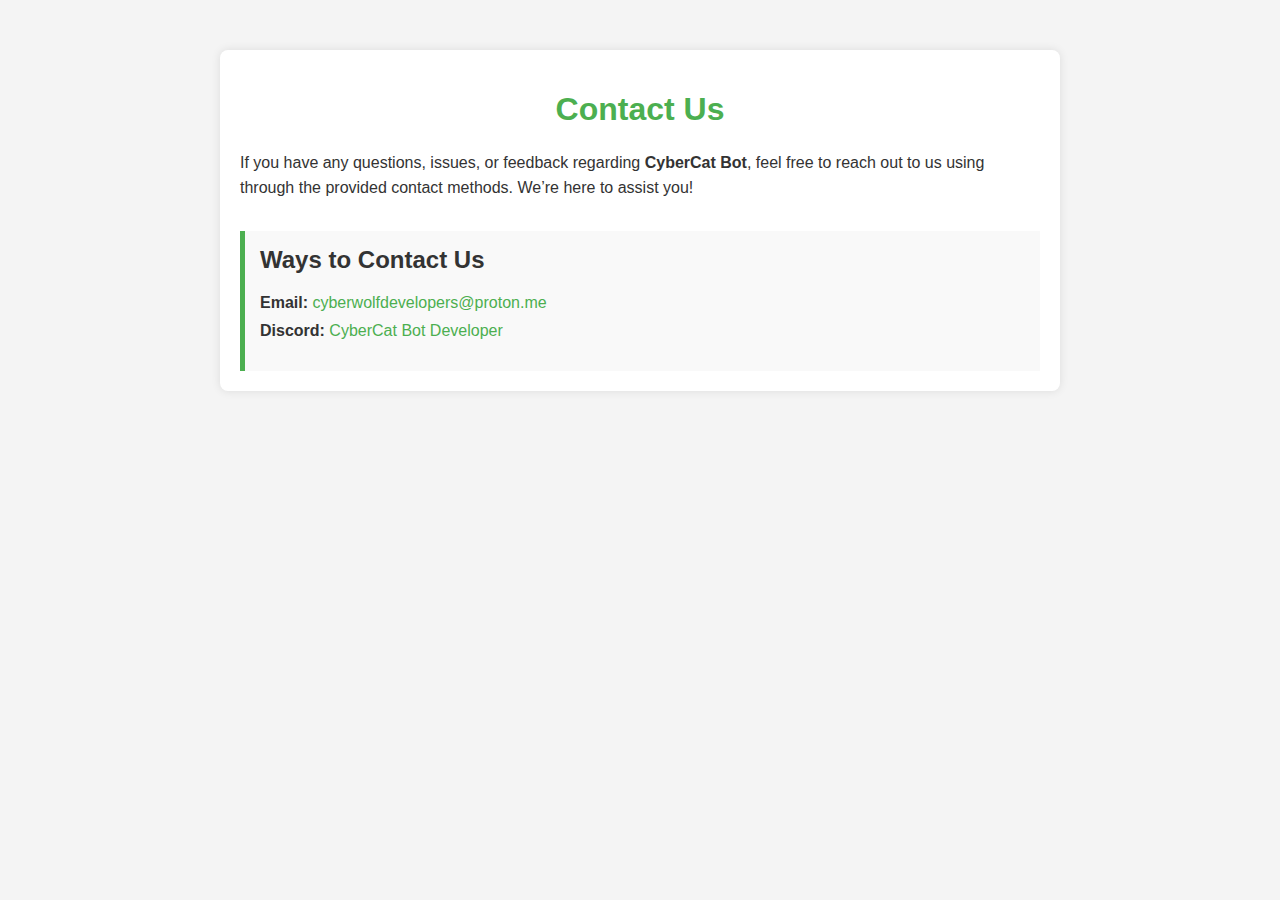
<file: pages/contact-us.html>
<!DOCTYPE html>
<html lang="en">
<head>
    <meta charset="UTF-8">
    <meta name="viewport" content="width=device-width, initial-scale=1.0">
    <meta http-equiv="X-UA-Compatible" content="IE=edge">
    <title>Contact Us - CyberCat Bot</title>
    <style>
        body {
            font-family: Arial, sans-serif;
            background-color: #f4f4f4;
            margin: 0;
            padding: 0;
            color: #333;
        }
        .container {
            max-width: 800px;
            margin: 50px auto;
            padding: 20px;
            background-color: #fff;
            box-shadow: 0 0 10px rgba(0, 0, 0, 0.1);
            border-radius: 8px;
        }
        h1 {
            text-align: center;
            color: #4CAF50;
        }
        p {
            line-height: 1.6;
            font-size: 16px;
        }
        form {
            display: flex;
            flex-direction: column;
        }
        label {
            margin: 10px 0 5px;
        }
        input, textarea {
            padding: 10px;
            font-size: 16px;
            border: 1px solid #ccc;
            border-radius: 4px;
            width: 100%;
            box-sizing: border-box;
        }
        input[type="submit"] {
            margin-top: 20px;
            background-color: #4CAF50;
            color: white;
            border: none;
            cursor: pointer;
            padding: 12px;
            border-radius: 4px;
        }
        input[type="submit"]:hover {
            background-color: #45a049;
        }
        .contact-info {
            margin-top: 30px;
            padding: 15px;
            background-color: #f9f9f9;
            border-left: 5px solid #4CAF50;
        }
        .contact-info h2 {
            margin-top: 0;
        }
        .contact-info ul {
            list-style: none;
            padding-left: 0;
        }
        .contact-info li {
            margin-bottom: 10px;
        }
        .contact-info a {
            color: #4CAF50;
            text-decoration: none;
        }
        .contact-info a:hover {
            text-decoration: underline;
        }
    </style>
</head>
<body>

<div class="container">
    <h1>Contact Us</h1>
    <p>If you have any questions, issues, or feedback regarding <strong>CyberCat Bot</strong>, feel free to reach out to us using through the provided contact methods. We’re here to assist you!</p>

    <div class="contact-info">
        <h2>Ways to Contact Us</h2>
        <ul>
            <li><strong>Email:</strong> <a href="mailto:cyberwolfdevelopers@proton.me">cyberwolfdevelopers@proton.me</a></li>
            <li><strong>Discord:</strong> <a href="discord.com/users/1287788154937675868" target="_blank">CyberCat Bot Developer</a></li>
        </ul>
    </div>
</div>

</body>
</html>
</file>
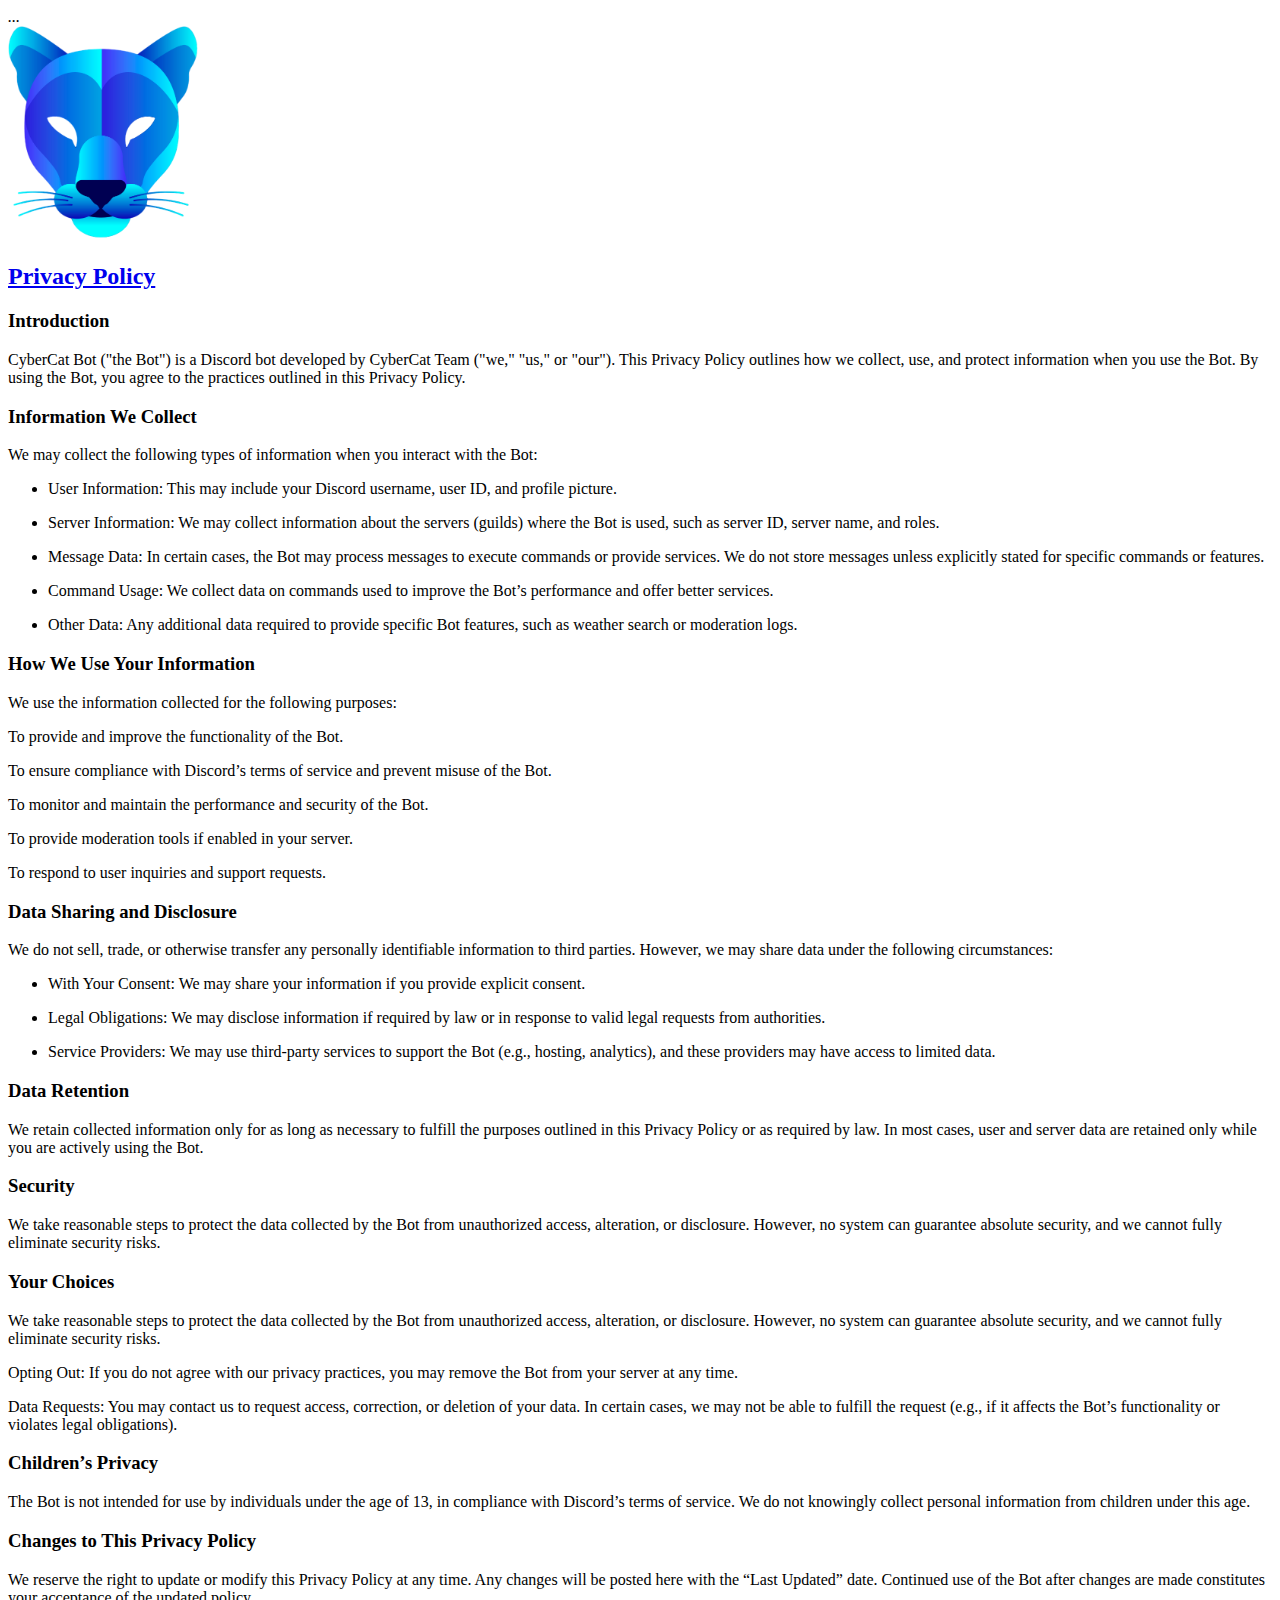
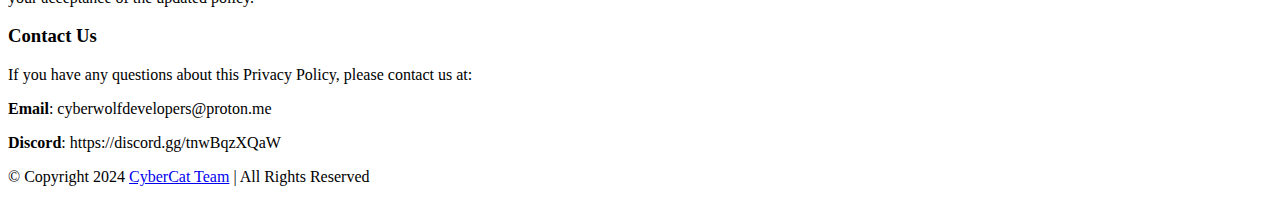
<file: pages/privacypolicy.html>
<!DOCTYPE html>
<html lang="en">

<head>
    <meta charset="UTF-8">
    <meta name="viewport" content="width=device-width, initial-scale=1.0">
    <meta http-equiv="X-UA-Compatible" content="ie=edge">
    <title>Tendex</title>
    <!-- Favicon icon -->
    <link rel="icon" type="image/png" sizes="16x16" href="https://cybercatdiscordbot.github.io/favicon.png">
    <!-- Custom Stylesheet -->
    
    
    <link rel="stylesheet" href="https://tendex.vercel.app/css/style.css">
</head>

<body class="@@dashboard">

<div id="preloader"><i>.</i><i>.</i><i>.</i></div>

<div id="main-wrapper">

    
    <div class="container">
        <div class="row">
            <div class="col-xl-12">
                <div class="navigation">
                    <nav class="navbar navbar-expand-lg navbar-light">
                        <div class="brand-logo">
                            <a href="https://cybercatdiscordbot.github.io">
                                <img src="https://cybercatdiscordbot.github.io/logo.png" alt="" class="logo-primary" width="15%" height="15%"><h2>Privacy Policy</h2>
                            </a>
                        </div>
                       
                    </nav>
                </div>
            </div>
        </div>
    </div>
</div>

    <div class="terms_condition">
        <div class="container">
            <div class="row justify-content-center">
                <div class="col-lg-9">
                    <div class="terms_condition-content">
                        <div class="terms_condition-text">
                            <h3>Introduction</h3>
                            <p>CyberCat Bot ("the Bot") is a Discord bot developed by CyberCat Team ("we," "us," or "our"). This Privacy Policy outlines how we collect, use, and protect information when you use the Bot. By using the Bot, you agree to the practices outlined in this Privacy Policy.</p>
                        </div>


                        <div class="terms_condition-text">
                            <h3>Information We Collect</h3>
                            <p>We may collect the following types of information when you interact with the Bot:</p>
							<ul>
                                <li>
                                    <i class="bi bi-circle-fill"></i>
                                    <p>User Information: This may include your Discord username, user ID, and profile picture.</p>
                                </li>
                                <li>
                                    <i class="bi bi-circle-fill"></i>
                                    <p>Server Information: We may collect information about the servers (guilds) where the Bot is used, such as server ID, server name, and roles.</p>
                                </li>
                                <li>
                                    <i class="bi bi-circle-fill"></i>
                                    <p>Message Data: In certain cases, the Bot may process messages to execute commands or provide services. We do not store messages unless explicitly stated for specific commands or features.</p>
                                </li>
                                <li>
                                    <i class="bi bi-circle-fill"></i>
                                    <p>Command Usage: We collect data on commands used to improve the Bot’s performance and offer better services.</p>
                                </li>
								<li>
                                    <i class="bi bi-circle-fill"></i>
                                    <p>Other Data: Any additional data required to provide specific Bot features, such as weather search or moderation logs.</p>
                                </li>
                            </ul>
                        </div>

                        <div class="terms_condition-text">
                            <h3>How We Use Your Information</h3>
                            <p>We use the information collected for the following purposes:</p>
							<li>
                                    <i class="bi bi-circle-fill"></i>
                                    <p>To provide and improve the functionality of the Bot.</p>
                                </li>
								<li>
                                    <i class="bi bi-circle-fill"></i>
                                    <p>To ensure compliance with Discord’s terms of service and prevent misuse of the Bot.</p>
                                </li>
								<li>
                                    <i class="bi bi-circle-fill"></i>
                                    <p>To monitor and maintain the performance and security of the Bot.</p>
                                </li>
								<li>
                                    <i class="bi bi-circle-fill"></i>
                                    <p>To provide moderation tools if enabled in your server.</p>
                                </li>
								<li>
                                    <i class="bi bi-circle-fill"></i>
                                    <p>To respond to user inquiries and support requests.</p>
                                </li>
                        </div>

                        <div class="terms_condition-text">
                            <h3>Data Sharing and Disclosure</h3>
                            <p>We do not sell, trade, or otherwise transfer any personally identifiable information to third parties. However, we may share data under the following circumstances: </p>
                            <ul>
                                <li>
                                    <i class="bi bi-circle-fill"></i>
                                    <p>With Your Consent: We may share your information if you provide explicit consent.</p>
                                </li>
                                <li>
                                    <i class="bi bi-circle-fill"></i>
                                    <p>Legal Obligations: We may disclose information if required by law or in response to valid legal requests from authorities.</p>
                                </li>
                                <li>
                                    <i class="bi bi-circle-fill"></i>
                                    <p>Service Providers: We may use third-party services to support the Bot (e.g., hosting, analytics), and these providers may have access to limited data.</p>
                                </li>
                            </ul>
                        </div>
						
						 <div class="terms_condition-text">
                            <h3>Data Retention</h3>
                            <p>We retain collected information only for as long as necessary to fulfill the purposes outlined in this Privacy Policy or as required by law. In most cases, user and server data are retained only while you are actively using the Bot. </p>
                        </div>
						
						 <div class="terms_condition-text">
                            <h3>Security</h3>
                            <p>We take reasonable steps to protect the data collected by the Bot from unauthorized access, alteration, or disclosure. However, no system can guarantee absolute security, and we cannot fully eliminate security risks. </p>
                        </div>
						
						
						<div class="terms_condition-text">
                            <h3>Your Choices</h3>
                            <p>We take reasonable steps to protect the data collected by the Bot from unauthorized access, alteration, or disclosure. However, no system can guarantee absolute security, and we cannot fully eliminate security risks. </p>
							<li>
                                    <i class="bi bi-circle-fill"></i>
                                    <p>Opting Out: If you do not agree with our privacy practices, you may remove the Bot from your server at any time.</p>
                                </li>
								<li>
                                    <i class="bi bi-circle-fill"></i>
                                    <p>Data Requests: You may contact us to request access, correction, or deletion of your data. In certain cases, we may not be able to fulfill the request (e.g., if it affects the Bot’s functionality or violates legal obligations).</p>
                                </li>
                        </div>
						
						<div class="terms_condition-text">
                            <h3>Children’s Privacy</h3>
                            <p>The Bot is not intended for use by individuals under the age of 13, in compliance with Discord’s terms of service. We do not knowingly collect personal information from children under this age. </p>
                        </div>
						
						<div class="terms_condition-text">
                            <h3>Changes to This Privacy Policy</h3>
                            <p>We reserve the right to update or modify this Privacy Policy at any time. Any changes will be posted here with the “Last Updated” date. Continued use of the Bot after changes are made constitutes your acceptance of the updated policy. </p>
                        </div>
						
						<div class="terms_condition-text">
                            <h3>Contact Us</h3>
                            <p>If you have any questions about this Privacy Policy, please contact us at: </p>
							<li>
                                    <i class="bi bi-circle-fill"></i>
                                    <p><i class="bi bi-envelope"></i><b>Email</b>: cyberwolfdevelopers@proton.me</p>
                                </li>
								<li>
                                    <i class="bi bi-circle-fill"></i>
                                    <p><i class="bi bi-discord"></i><b>Discord</b>: https://discord.gg/tnwBqzXQaW</p>
                                </li>
                        </div>
                    </div>
                </div>
            </div>
        </div>
    </div>
</div>

    <div class="footer">
    <div class="container">
        <div class="row">
            <div class="col-xl-6 col-lg-6 col-md-6 col-sm-6 col-12">
                <div class="copyright">
                    <p>© Copyright 2024 <a href="#">CyberCat Team</a> | All Rights Reserved</p>
                </div>
            </div>
        </div>
    </div>
</div>

</div>

<script src="https://tendex.vercel.app/vendor/jquery/jquery.min.js"></script>
<script src="https://tendex.vercel.app/vendor/bootstrap/js/bootstrap.bundle.min.js"></script>
<script src="https://tendex.vercel.app/js/scripts.js"></script>
</body>

</html>
</file>
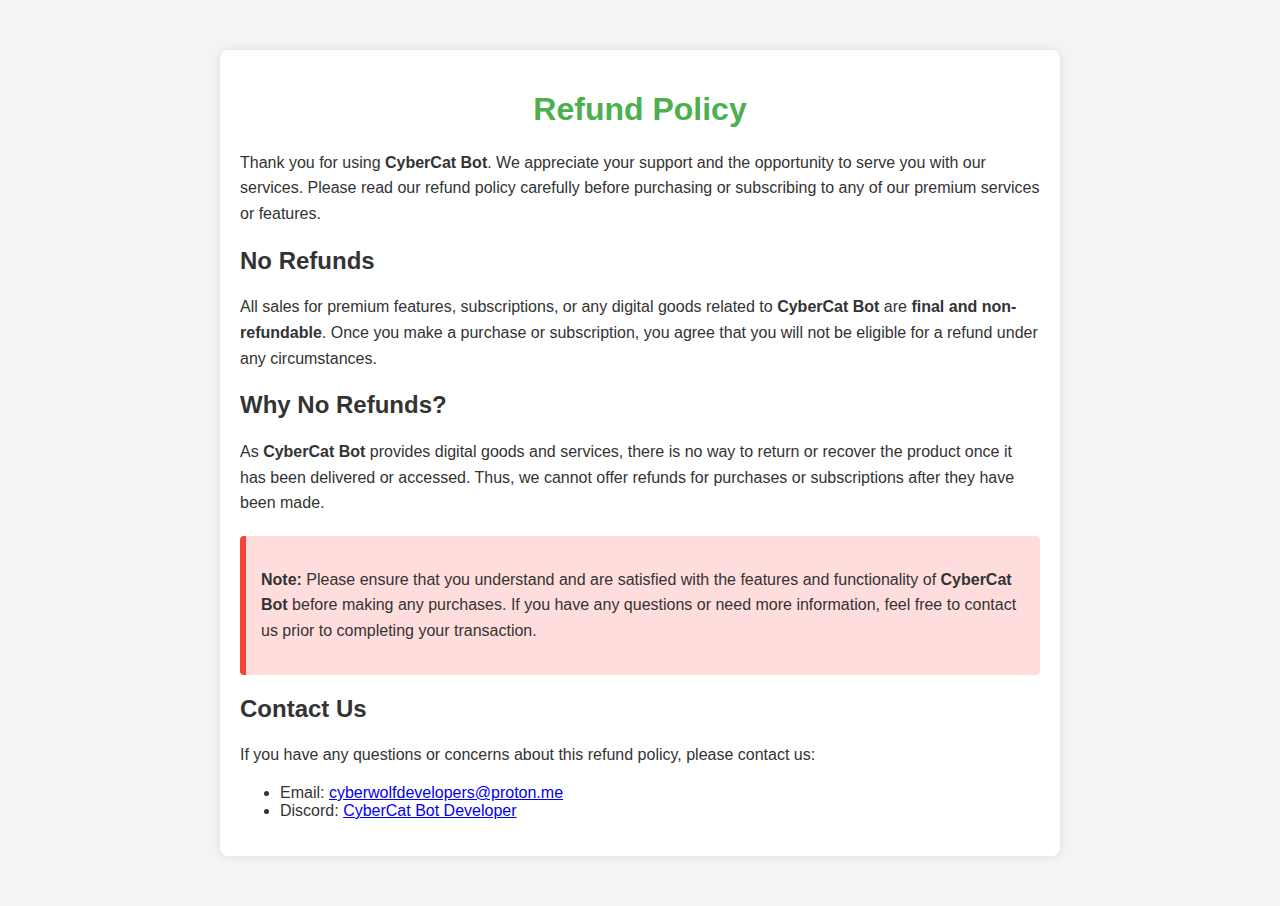
<file: pages/refundpolicy.html>
<!DOCTYPE html>
<html lang="en">
<head>
    <meta charset="UTF-8">
    <meta name="viewport" content="width=device-width, initial-scale=1.0">
    <meta http-equiv="X-UA-Compatible" content="IE=edge">
    <title>Refund Policy - CyberCat Bot</title>
    <style>
        body {
            font-family: Arial, sans-serif;
            background-color: #f4f4f4;
            margin: 0;
            padding: 0;
            color: #333;
        }
        .container {
            max-width: 800px;
            margin: 50px auto;
            padding: 20px;
            background-color: #fff;
            box-shadow: 0 0 10px rgba(0, 0, 0, 0.1);
            border-radius: 8px;
        }
        h1 {
            text-align: center;
            color: #4CAF50;
        }
        p {
            line-height: 1.6;
            font-size: 16px;
        }
        .note {
            background-color: #ffdddd;
            padding: 15px;
            border-left: 6px solid #f44336;
            margin-top: 20px;
            border-radius: 4px;
        }
    </style>
</head>
<body>

<div class="container">
    <h1>Refund Policy</h1>
    <p>Thank you for using <strong>CyberCat Bot</strong>. We appreciate your support and the opportunity to serve you with our services. Please read our refund policy carefully before purchasing or subscribing to any of our premium services or features.</p>
    
    <h2>No Refunds</h2>
    <p>All sales for premium features, subscriptions, or any digital goods related to <strong>CyberCat Bot</strong> are <strong>final and non-refundable</strong>. Once you make a purchase or subscription, you agree that you will not be eligible for a refund under any circumstances.</p>

    <h2>Why No Refunds?</h2>
    <p>As <strong>CyberCat Bot</strong> provides digital goods and services, there is no way to return or recover the product once it has been delivered or accessed. Thus, we cannot offer refunds for purchases or subscriptions after they have been made.</p>

    <div class="note">
        <p><strong>Note:</strong> Please ensure that you understand and are satisfied with the features and functionality of <strong>CyberCat Bot</strong> before making any purchases. If you have any questions or need more information, feel free to contact us prior to completing your transaction.</p>
    </div>

    <h2>Contact Us</h2>
    <p>If you have any questions or concerns about this refund policy, please contact us:</p>
    <ul>
        <li>Email: <a href="mailto:cyberwolfdevelopers@proton.me">cyberwolfdevelopers@proton.me</a></li>
        <li>Discord: <a href="https://discord.com/users/1287788154937675868">CyberCat Bot Developer</a></li>
    </ul>
</div>

</body>
</html>
</file>
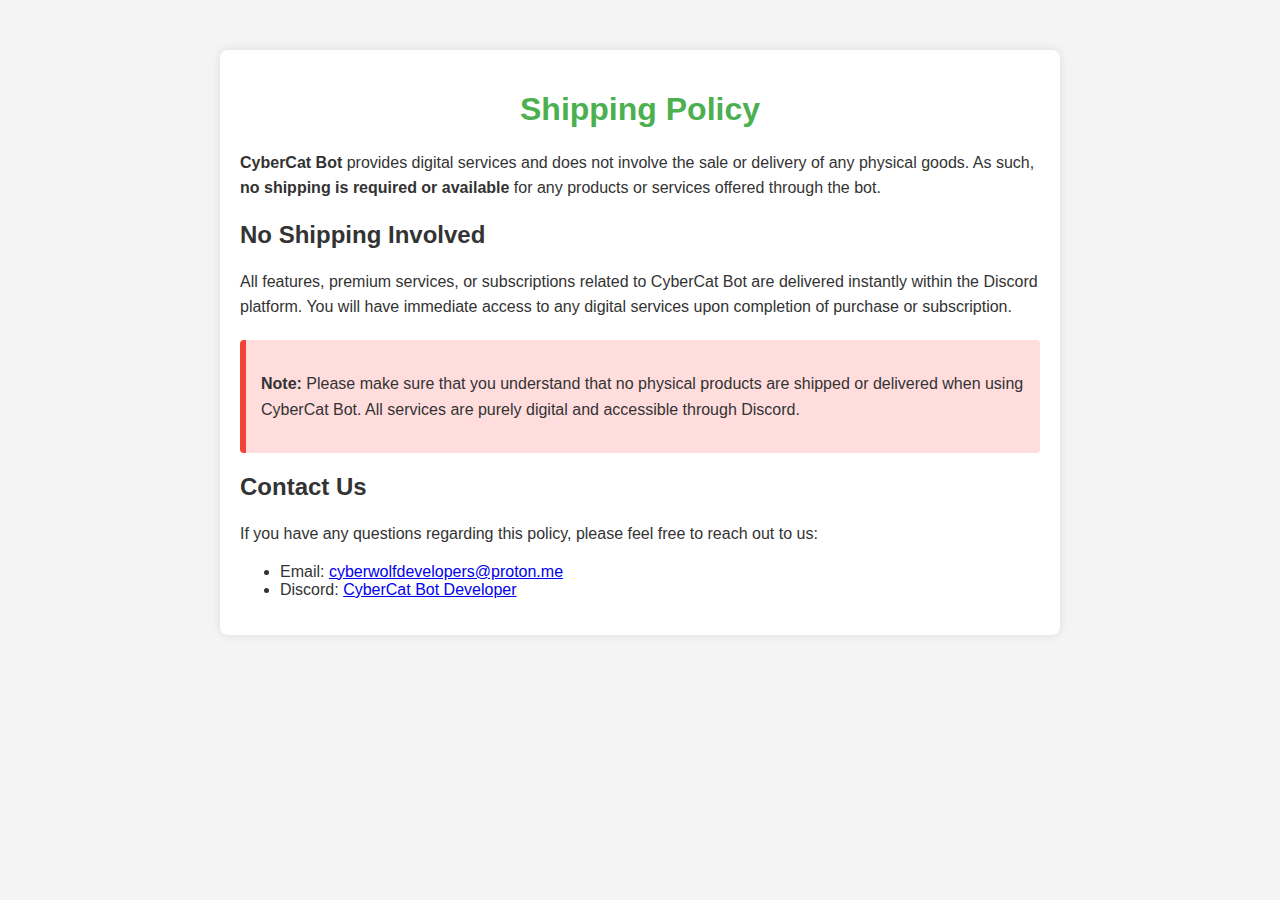
<file: pages/shippingpolicy.html>
<!DOCTYPE html>
<html lang="en">
<head>
    <meta charset="UTF-8">
    <meta name="viewport" content="width=device-width, initial-scale=1.0">
    <meta http-equiv="X-UA-Compatible" content="IE=edge">
    <title>Shipping Policy - CyberCat Bot</title>
    <style>
        body {
            font-family: Arial, sans-serif;
            background-color: #f4f4f4;
            margin: 0;
            padding: 0;
            color: #333;
        }
        .container {
            max-width: 800px;
            margin: 50px auto;
            padding: 20px;
            background-color: #fff;
            box-shadow: 0 0 10px rgba(0, 0, 0, 0.1);
            border-radius: 8px;
        }
        h1 {
            text-align: center;
            color: #4CAF50;
        }
        p {
            line-height: 1.6;
            font-size: 16px;
        }
        .note {
            background-color: #ffdddd;
            padding: 15px;
            border-left: 6px solid #f44336;
            margin-top: 20px;
            border-radius: 4px;
        }
    </style>
</head>
<body>

<div class="container">
    <h1>Shipping Policy</h1>
    <p><strong>CyberCat Bot</strong> provides digital services and does not involve the sale or delivery of any physical goods. As such, <strong>no shipping is required or available</strong> for any products or services offered through the bot.</p>

    <h2>No Shipping Involved</h2>
    <p>All features, premium services, or subscriptions related to CyberCat Bot are delivered instantly within the Discord platform. You will have immediate access to any digital services upon completion of purchase or subscription.</p>

    <div class="note">
        <p><strong>Note:</strong> Please make sure that you understand that no physical products are shipped or delivered when using CyberCat Bot. All services are purely digital and accessible through Discord.</p>
    </div>

    <h2>Contact Us</h2>
    <p>If you have any questions regarding this policy, please feel free to reach out to us:</p>
    <ul>
        <li>Email: <a href="mailto:cyberwolfdevelopers@proton.me">cyberwolfdevelopers@proton.me</a></li>
        <li>Discord: <a href="https://discord.com/users/1287788154937675868" target="_blank">CyberCat Bot Developer</a></li>
    </ul>
</div>

</body>
</html>
</file>
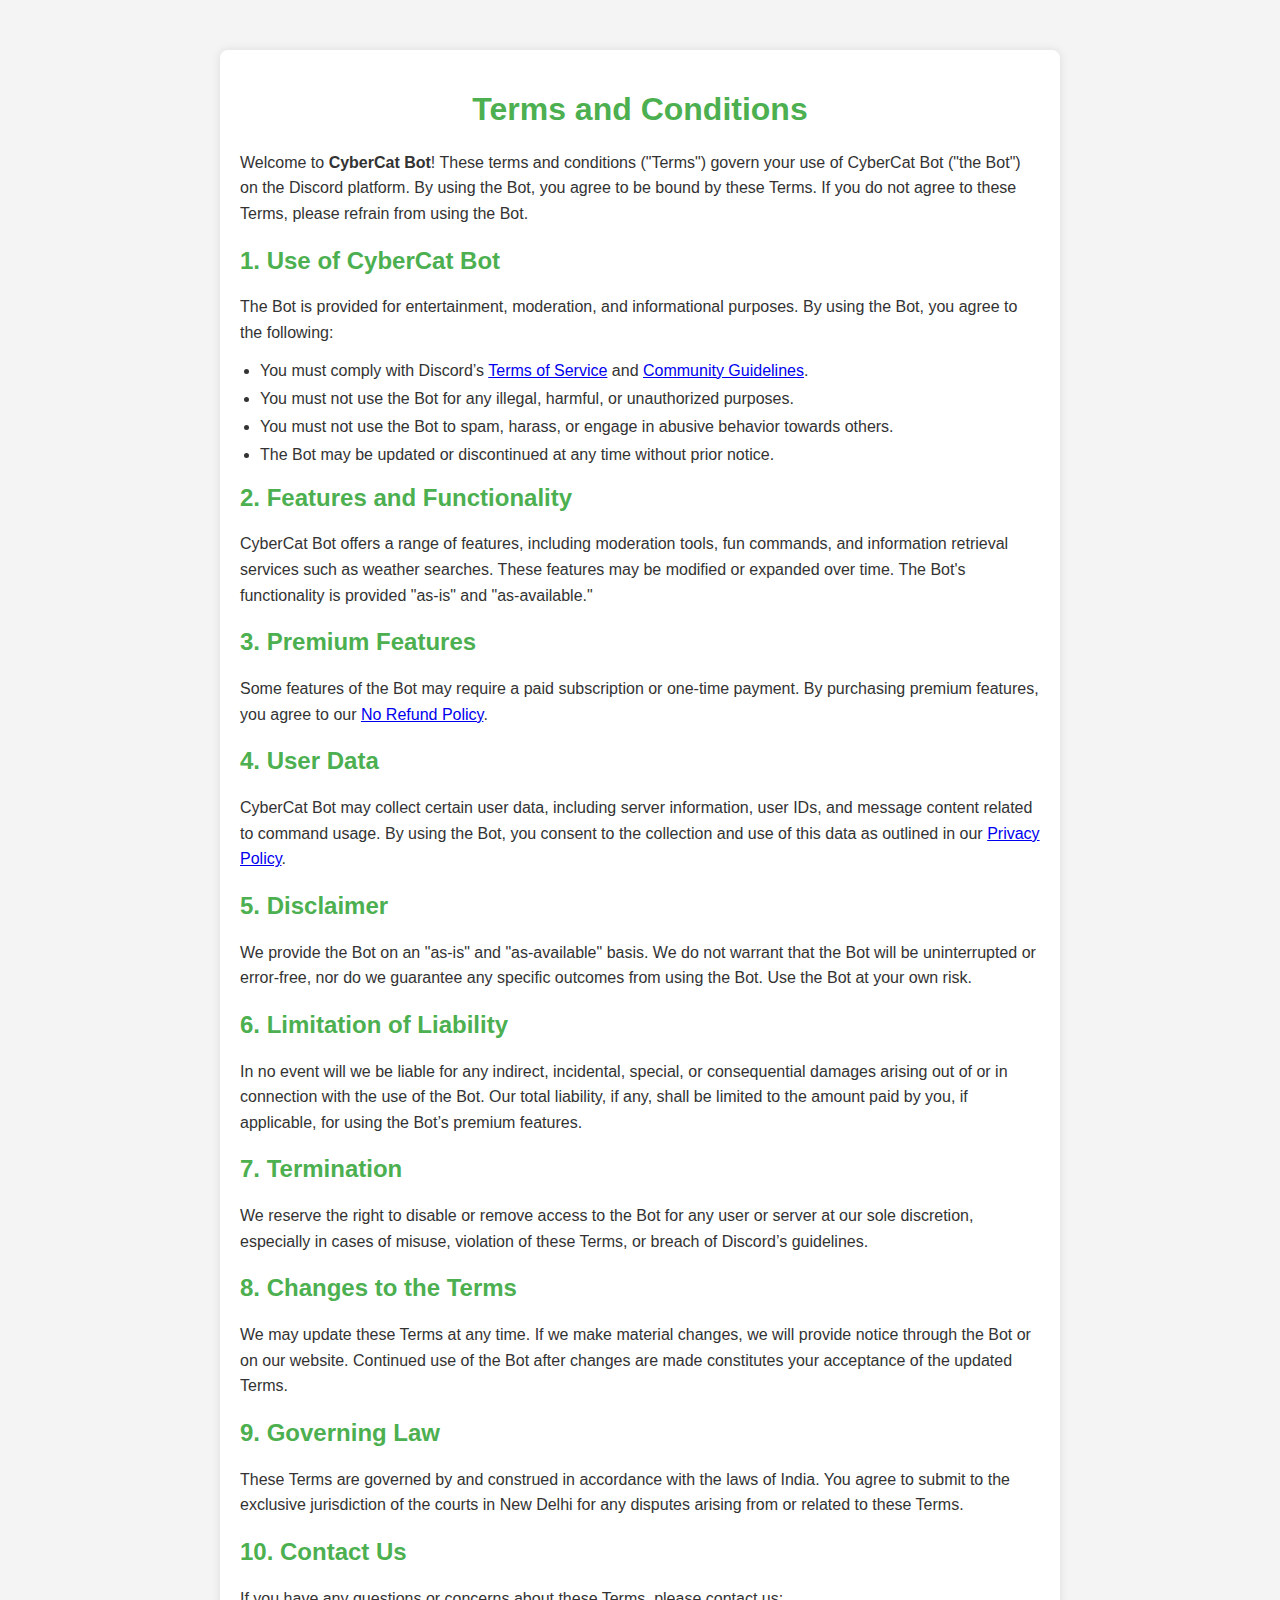
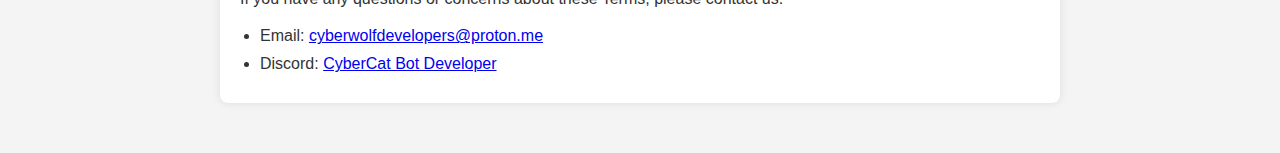
<file: pages/termandconditions.html>
<!DOCTYPE html>
<html lang="en">
<head>
    <meta charset="UTF-8">
    <meta name="viewport" content="width=device-width, initial-scale=1.0">
    <meta http-equiv="X-UA-Compatible" content="IE=edge">
    <title>Terms and Conditions - CyberCat Bot</title>
    <style>
        body {
            font-family: Arial, sans-serif;
            background-color: #f4f4f4;
            margin: 0;
            padding: 0;
            color: #333;
        }
        .container {
            max-width: 800px;
            margin: 50px auto;
            padding: 20px;
            background-color: #fff;
            box-shadow: 0 0 10px rgba(0, 0, 0, 0.1);
            border-radius: 8px;
        }
        h1 {
            text-align: center;
            color: #4CAF50;
        }
        h2 {
            color: #4CAF50;
        }
        p {
            line-height: 1.6;
            font-size: 16px;
        }
        ul {
            margin: 10px 0;
            padding: 0 20px;
        }
        li {
            margin-bottom: 10px;
        }
    </style>
</head>
<body>

<div class="container">
    <h1>Terms and Conditions</h1>
    <p>Welcome to <strong>CyberCat Bot</strong>! These terms and conditions ("Terms") govern your use of CyberCat Bot ("the Bot") on the Discord platform. By using the Bot, you agree to be bound by these Terms. If you do not agree to these Terms, please refrain from using the Bot.</p>

    <h2>1. Use of CyberCat Bot</h2>
    <p>The Bot is provided for entertainment, moderation, and informational purposes. By using the Bot, you agree to the following:</p>
    <ul>
        <li>You must comply with Discord’s <a href="https://discord.com/terms" target="_blank">Terms of Service</a> and <a href="https://discord.com/guidelines" target="_blank">Community Guidelines</a>.</li>
        <li>You must not use the Bot for any illegal, harmful, or unauthorized purposes.</li>
        <li>You must not use the Bot to spam, harass, or engage in abusive behavior towards others.</li>
        <li>The Bot may be updated or discontinued at any time without prior notice.</li>
    </ul>

    <h2>2. Features and Functionality</h2>
    <p>CyberCat Bot offers a range of features, including moderation tools, fun commands, and information retrieval services such as weather searches. These features may be modified or expanded over time. The Bot's functionality is provided "as-is" and "as-available."</p>

    <h2>3. Premium Features</h2>
    <p>Some features of the Bot may require a paid subscription or one-time payment. By purchasing premium features, you agree to our <a href="https://cybercatdiscordbot.github.io/pages/refundpolicy.html">No Refund Policy</a>.</p>

    <h2>4. User Data</h2>
    <p>CyberCat Bot may collect certain user data, including server information, user IDs, and message content related to command usage. By using the Bot, you consent to the collection and use of this data as outlined in our <a href="https://cybercatdiscordbot.github.io/pages/privacypolicy.html">Privacy Policy</a>.</p>

    <h2>5. Disclaimer</h2>
    <p>We provide the Bot on an "as-is" and "as-available" basis. We do not warrant that the Bot will be uninterrupted or error-free, nor do we guarantee any specific outcomes from using the Bot. Use the Bot at your own risk.</p>

    <h2>6. Limitation of Liability</h2>
    <p>In no event will we be liable for any indirect, incidental, special, or consequential damages arising out of or in connection with the use of the Bot. Our total liability, if any, shall be limited to the amount paid by you, if applicable, for using the Bot’s premium features.</p>

    <h2>7. Termination</h2>
    <p>We reserve the right to disable or remove access to the Bot for any user or server at our sole discretion, especially in cases of misuse, violation of these Terms, or breach of Discord’s guidelines.</p>

    <h2>8. Changes to the Terms</h2>
    <p>We may update these Terms at any time. If we make material changes, we will provide notice through the Bot or on our website. Continued use of the Bot after changes are made constitutes your acceptance of the updated Terms.</p>

    <h2>9. Governing Law</h2>
    <p>These Terms are governed by and construed in accordance with the laws of India. You agree to submit to the exclusive jurisdiction of the courts in New Delhi for any disputes arising from or related to these Terms.</p>

    <h2>10. Contact Us</h2>
    <p>If you have any questions or concerns about these Terms, please contact us:</p>
    <ul>
        <li>Email: <a href="mailto:cyberwolfdevelopers@proton.me">cyberwolfdevelopers@proton.me</a></li>
        <li>Discord: <a href="https://discord.com/users/1287788154937675868">CyberCat Bot Developer</a></li>
    </ul>
</div>

</body>
</html>
</file>
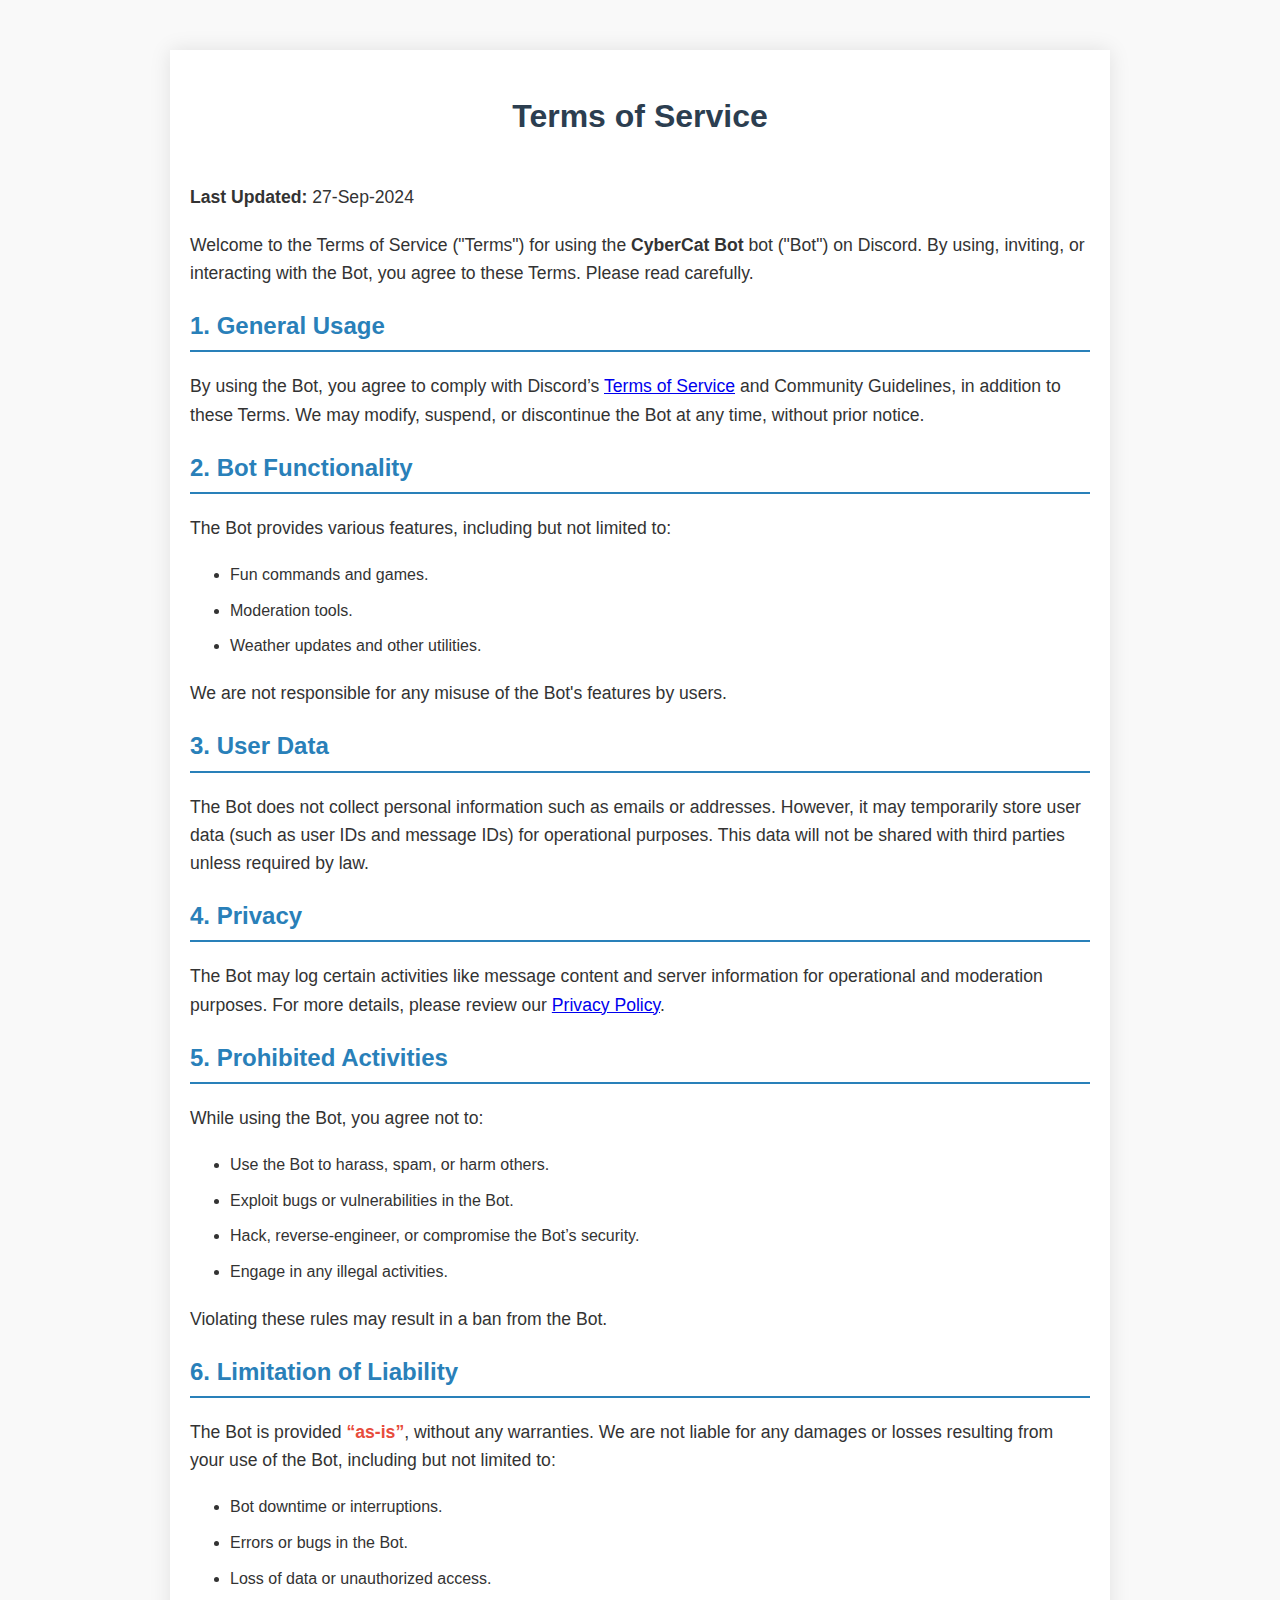
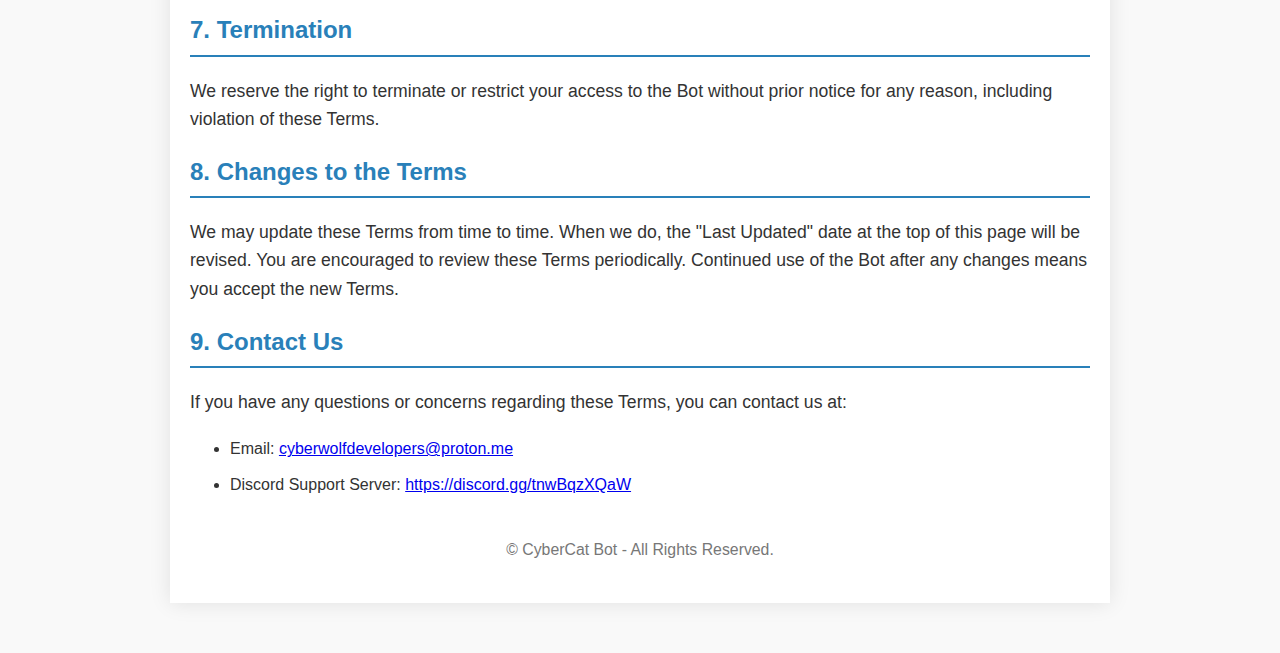
<file: pages/termofservice.html>
<!DOCTYPE html>
<html lang="en">
<head>
    <meta charset="UTF-8">
    <meta name="viewport" content="width=device-width, initial-scale=1.0">
    <meta name="description" content="Terms of Service for CyberCat Bot">
    <title>Terms of Service - CyberCat Bot</title>
    <style>
        body {
            font-family: 'Arial', sans-serif;
            line-height: 1.6;
            background-color: #f9f9f9;
            color: #333;
            margin: 0;
            padding: 0;
        }
        .container {
            max-width: 900px;
            margin: 50px auto;
            padding: 20px;
            background-color: #fff;
            box-shadow: 0 0 20px rgba(0, 0, 0, 0.1);
        }
        h1 {
            text-align: center;
            color: #2c3e50;
            margin-bottom: 40px;
        }
        h2 {
            color: #2980b9;
            border-bottom: 2px solid #2980b9;
            padding-bottom: 5px;
            margin-bottom: 20px;
        }
        p {
            margin-bottom: 20px;
            font-size: 1.1em;
        }
        ul {
            margin: 20px 0;
            padding-left: 40px;
        }
        ul li {
            margin-bottom: 10px;
        }
        .important {
            color: #e74c3c;
            font-weight: bold;
        }
        .footer {
            margin-top: 40px;
            text-align: center;
            font-size: 0.9em;
            color: #777;
        }
    </style>
</head>
<body>
    <div class="container">
        <h1>Terms of Service</h1>
        <p><strong>Last Updated:</strong> 27-Sep-2024</p>

        <p>Welcome to the Terms of Service ("Terms") for using the <strong>CyberCat Bot</strong> bot ("Bot") on Discord. By using, inviting, or interacting with the Bot, you agree to these Terms. Please read carefully.</p>

        <h2>1. General Usage</h2>
        <p>By using the Bot, you agree to comply with Discord’s <a href="https://discord.com/terms" target="_blank">Terms of Service</a> and Community Guidelines, in addition to these Terms. We may modify, suspend, or discontinue the Bot at any time, without prior notice.</p>

        <h2>2. Bot Functionality</h2>
        <p>The Bot provides various features, including but not limited to:</p>
        <ul>
            <li>Fun commands and games.</li>
            <li>Moderation tools.</li>
            <li>Weather updates and other utilities.</li>
        </ul>
        <p>We are not responsible for any misuse of the Bot's features by users.</p>

        <h2>3. User Data</h2>
        <p>The Bot does not collect personal information such as emails or addresses. However, it may temporarily store user data (such as user IDs and message IDs) for operational purposes. This data will not be shared with third parties unless required by law.</p>
        
        <h2>4. Privacy</h2>
        <p>The Bot may log certain activities like message content and server information for operational and moderation purposes. For more details, please review our <a href="https://cybercatdiscordbot.github.io/pages/privacypolicy.html" target="_blank">Privacy Policy</a>.</p>

        <h2>5. Prohibited Activities</h2>
        <p>While using the Bot, you agree not to:</p>
        <ul>
            <li>Use the Bot to harass, spam, or harm others.</li>
            <li>Exploit bugs or vulnerabilities in the Bot.</li>
            <li>Hack, reverse-engineer, or compromise the Bot’s security.</li>
            <li>Engage in any illegal activities.</li>
        </ul>
        <p>Violating these rules may result in a ban from the Bot.</p>

        <h2>6. Limitation of Liability</h2>
        <p>The Bot is provided <span class="important">“as-is”</span>, without any warranties. We are not liable for any damages or losses resulting from your use of the Bot, including but not limited to:</p>
        <ul>
            <li>Bot downtime or interruptions.</li>
            <li>Errors or bugs in the Bot.</li>
            <li>Loss of data or unauthorized access.</li>
        </ul>

        <h2>7. Termination</h2>
        <p>We reserve the right to terminate or restrict your access to the Bot without prior notice for any reason, including violation of these Terms.</p>

        <h2>8. Changes to the Terms</h2>
        <p>We may update these Terms from time to time. When we do, the "Last Updated" date at the top of this page will be revised. You are encouraged to review these Terms periodically. Continued use of the Bot after any changes means you accept the new Terms.</p>

        <h2>9. Contact Us</h2>
        <p>If you have any questions or concerns regarding these Terms, you can contact us at:</p>
        <ul>
            <li>Email: <a href="mailto:cyberwolfdevelopers@proton.me">cyberwolfdevelopers@proton.me</a></li>
            <li>Discord Support Server: <a href="https://discord.gg/tnwBqzXQaW" target="_blank">https://discord.gg/tnwBqzXQaW</a></li>
        </ul>

        <div class="footer">
            <p>&copy; CyberCat Bot - All Rights Reserved.</p>
        </div>
    </div>
</body>
</html>
</file>
